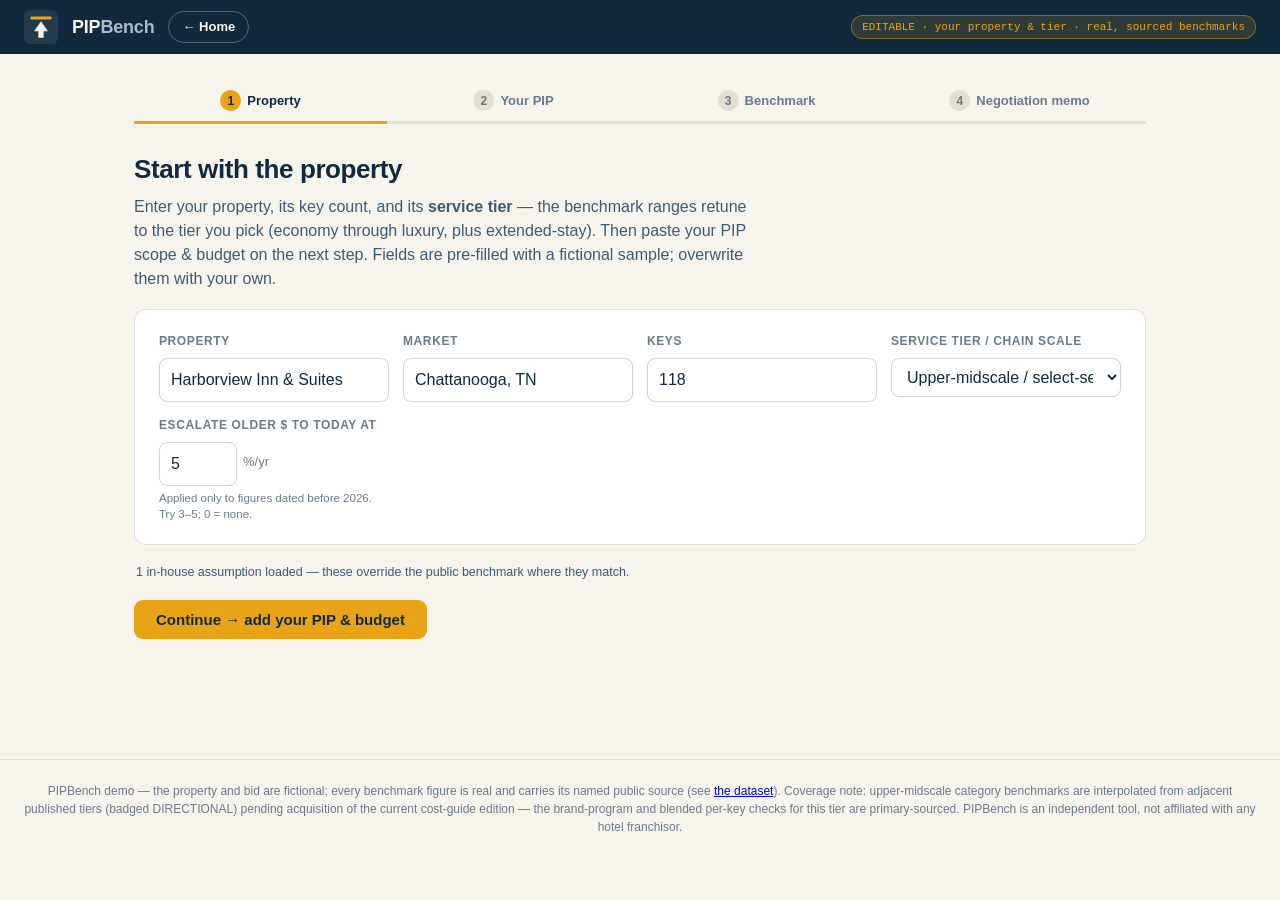
<file: product/index.html>
<!DOCTYPE html>
<html lang="en">
<head>
<meta name="robots" content="noindex, nofollow">
<meta charset="utf-8">
<meta name="viewport" content="width=device-width, initial-scale=1">
<title>PIPBench — Benchmark Demo</title>
<link rel="icon" type="image/svg+xml" href="../brand/favicon.svg">
<link rel="stylesheet" href="styles.css">
<style>
  .field .in{width:100%;font:inherit;color:var(--navy,#10293D);background:#fff;border:1px solid #C9D2D9;border-radius:8px;padding:9px 11px;margin-top:4px}
  .field .in:focus{outline:none;border-color:#E8A317;box-shadow:0 0 0 3px rgba(232,163,23,.18)}
  select.in{appearance:auto;cursor:pointer}
  .input-callout{display:flex;gap:10px;align-items:flex-start;background:#FCF6E9;border:1px solid #F0E2BE;border-left:4px solid #E8A317;border-radius:0 8px 8px 0;padding:11px 14px;margin:0 0 12px;font-size:13.5px;line-height:1.5}
  .input-callout b{color:#8A6208}
  .btn-mini{font:inherit;font-size:12.5px;background:#fff;border:1px solid #C9D2D9;border-radius:7px;padding:5px 11px;cursor:pointer;color:#3D5A73}
  .btn-mini:hover{border-color:#E8A317;color:#10293D}
  .input-tools{display:flex;gap:8px;margin:0 0 8px}
  .rate-wrap{display:flex;align-items:center;gap:6px}
  .rate-wrap .rate{width:78px}
  .rate-suffix{font-size:13px;color:#6B7A88}
  .field-hint{font-size:11.5px;color:#6B7A88;margin-top:4px;line-height:1.4}
  .badge.inhouse{background:#DDE9F3;color:#1C4C74;border:1px solid #B9D2E6}
  #house-hint{font-size:12.5px;color:#3D5A73;margin:10px 2px 0}
  #house-banner{background:#EEF4FA;border:1px solid #CFE0EF;border-radius:10px;padding:11px 15px;margin:0 0 14px;font-size:13px;line-height:1.55;color:#1C4C74}
  #scope-audit{margin:0 0 14px;border-radius:10px;overflow:hidden;border:1px solid var(--line,#E3DED4)}
  .audit-head{padding:11px 15px;font-weight:700;font-size:14px}
  .audit-head.bad{background:#FBF1EF;color:#8A2B22} .audit-head.ok{background:#EFF5F0;color:#245C39}
  .audit-row{padding:9px 15px;font-size:13px;border-top:1px solid #F0E9DE;background:#fff}
  .audit-row.bad{border-left:4px solid #BF4034} .audit-row.warn{border-left:4px solid #E8A317}
  .audit-covered{padding:9px 15px;font-size:12px;color:#6B7A88;background:#FAF7F1;border-top:1px solid #F0E9DE}
</style>
</head>
<body>

<header class="app-header">
  <a class="brand-home" href="../site/index.html" aria-label="PIPBench home">
    <svg width="34" height="34" viewBox="0 0 128 128" role="img" aria-label="PIPBench mark">
      <rect width="128" height="128" rx="24" fill="#F7F4EE" opacity="0.08"/>
      <rect x="24" y="24" width="80" height="12" rx="4" fill="#E8A317"/>
      <path d="M64 42 L90 80 L74 80 L74 104 L54 104 L54 80 L38 80 Z" fill="#F7F4EE"/>
    </svg>
    <span class="app-name">PIP<span>Bench</span></span>
  </a>
  <a class="home-link" href="../site/index.html">← Home</a>
  <div class="env-chip">EDITABLE · your property &amp; tier · real, sourced benchmarks</div>
</header>

<nav class="stepper" aria-label="Steps">
  <div class="step-tab active"><span class="n">1</span>Property</div>
  <div class="step-tab"><span class="n">2</span>Your PIP</div>
  <div class="step-tab"><span class="n">3</span>Benchmark</div>
  <div class="step-tab"><span class="n">4</span>Negotiation memo</div>
</nav>

<main>
  <!-- STEP 1 -->
  <section class="panel active" id="panel-1" aria-label="Property intake">
    <h1>Start with the property</h1>
    <p class="lede">Enter your property, its key count, and its <strong>service tier</strong> — the benchmark ranges retune to the tier you pick (economy through luxury, plus extended-stay). Then paste your PIP scope &amp; budget on the next step. Fields are pre-filled with a fictional sample; overwrite them with your own.</p>
    <div class="card"><div class="grid2" id="intake-grid"></div></div>
    <div id="house-hint"></div>
    <div class="btn-row">
      <button class="btn btn-primary" id="btn-to-scope">Continue → add your PIP &amp; budget</button>
    </div>
  </section>

  <!-- STEP 2 -->
  <section class="panel" id="panel-2" aria-label="PIP scope input">
    <h1>Add your PIP scope &amp; budget</h1>
    <p class="lede">This is where your scope and budget go. Upload an Excel or CSV file, or paste the PIP scope table / contractor bid into the box below — PIPBench parses each line, extracts the price, and maps it to a benchmark category.</p>
    <div class="input-callout">
      <div><b>Format:</b> one line per scope item, each ending in its cost — e.g. <code>Guestrooms — soft goods, casegoods, lighting (141 keys) ......... $6,455,346</code>. Every line needs a <b>$ amount</b> (a line without one is skipped). Uploading a spreadsheet builds these lines for you. Use <b>Load sample</b> to see the exact format, or <b>Clear</b> to start from scratch.</div>
    </div>
    <div class="card">
      <div class="upload-row">
        <input type="file" id="pip-file" accept=".xlsx,.xls,.csv" hidden>
        <button type="button" class="btn btn-upload" id="btn-upload">
          <svg width="16" height="16" viewBox="0 0 24 24" fill="none" stroke="currentColor" stroke-width="2" stroke-linecap="round" stroke-linejoin="round" aria-hidden="true"><path d="M21 15v4a2 2 0 0 1-2 2H5a2 2 0 0 1-2-2v-4"/><polyline points="17 8 12 3 7 8"/><line x1="12" y1="3" x2="12" y2="15"/></svg>
          Upload Excel / CSV
        </button>
        <span class="upload-hint">.xlsx, .xls or .csv — a column of scope descriptions and a column of bid amounts. <a href="#" id="btn-template">Download a template</a></span>
      </div>
      <div class="upload-status" id="upload-status" aria-live="polite" hidden></div>
      <div class="or-divider"><span>or paste / edit the scope</span></div>
      <div class="input-tools">
        <button class="btn-mini" id="btn-load-sample" type="button">↺ Load sample</button>
        <button class="btn-mini" id="btn-clear" type="button">✕ Clear</button>
      </div>
      <textarea id="pip-input" spellcheck="false" aria-label="PIP scope and budget text" placeholder="Paste your PIP scope & budget here — one line per item, each ending in its $ cost."></textarea>
      <div class="parse-log" id="parse-log" aria-live="polite"></div>
    </div>
    <div class="btn-row">
      <button class="btn btn-secondary" id="btn-back-1">← Back</button>
      <button class="btn btn-primary" id="btn-parse">Parse scope lines</button>
      <button class="btn btn-primary" id="btn-to-bench" disabled>Benchmark it →</button>
    </div>
  </section>

  <!-- STEP 3 -->
  <section class="panel" id="panel-3" aria-label="Benchmark results">
    <h1>The benchmark</h1>
    <p class="lede">Every line is measured against a published range for your tier, escalated to today's dollars at your chosen rate. Green band = benchmark range; the marker is this bid. <span class="badge verified">VERIFIED</span> = primary-sourced · <span class="badge directional">DIRECTIONAL</span> = interpolated/scaled/escalated · <span class="badge inhouse">IN-HOUSE</span> = your team's assumption.</p>
    <div id="scope-audit" style="display:none"></div>
    <div id="house-banner" style="display:none"></div>
    <div class="summary-band" id="summary-band"></div>
    <div class="card" style="overflow-x:auto">
      <table class="bench">
        <thead><tr><th>Scope line & source</th><th class="num">Bid</th><th>Benchmark range</th><th>Verdict</th></tr></thead>
        <tbody id="bench-rows"></tbody>
      </table>
    </div>
    <div class="card"><p class="hint" id="blended-note" style="font-size:13.5px"></p></div>
    <div class="btn-row">
      <button class="btn btn-secondary" id="btn-back-2">← Back</button>
      <button class="btn btn-primary" id="btn-to-memo">Generate the negotiation memo →</button>
    </div>
  </section>

  <!-- STEP 4 -->
  <section class="panel" id="panel-4" aria-label="Negotiation memo">
    <h1>The negotiation memo</h1>
    <p class="lede">Line-item-linked, source-cited, and written to be handed to the brand or the GC. This is the deliverable no estimate-only tool ships.</p>
    <div class="memo-banner">Negotiation support, not legal or engineering advice. Escalations to 2026 dollars are PIPBench estimates and are labeled as such.</div>
    <div class="memo-doc" id="memo-body"></div>
    <div class="btn-row" style="justify-content:center">
      <button class="btn btn-secondary" id="btn-back-3">← Back to benchmark</button>
      <button class="btn btn-primary" id="btn-print">Print / save as PDF</button>
    </div>
  </section>
</main>

<footer class="app-footer">
  PIPBench demo — the property and bid are fictional; every benchmark figure is real and carries its named public source (see <a href="data/benchmarks.json">the dataset</a>).
  Coverage note: upper-midscale category benchmarks are interpolated from adjacent published tiers (badged DIRECTIONAL) pending acquisition of the current cost-guide edition — the brand-program and blended per-key checks for this tier are primary-sourced.
  PIPBench is an independent tool, not affiliated with any hotel franchisor.
</footer>

<script src="vendor/xlsx.full.min.js"></script>
<script src="data/benchmarks.js"></script>
<script src="data/sample-pip.js"></script>
<script src="data/house-benchmarks.js"></script>
<script src="app.js"></script>
</body>
</html>
</file>
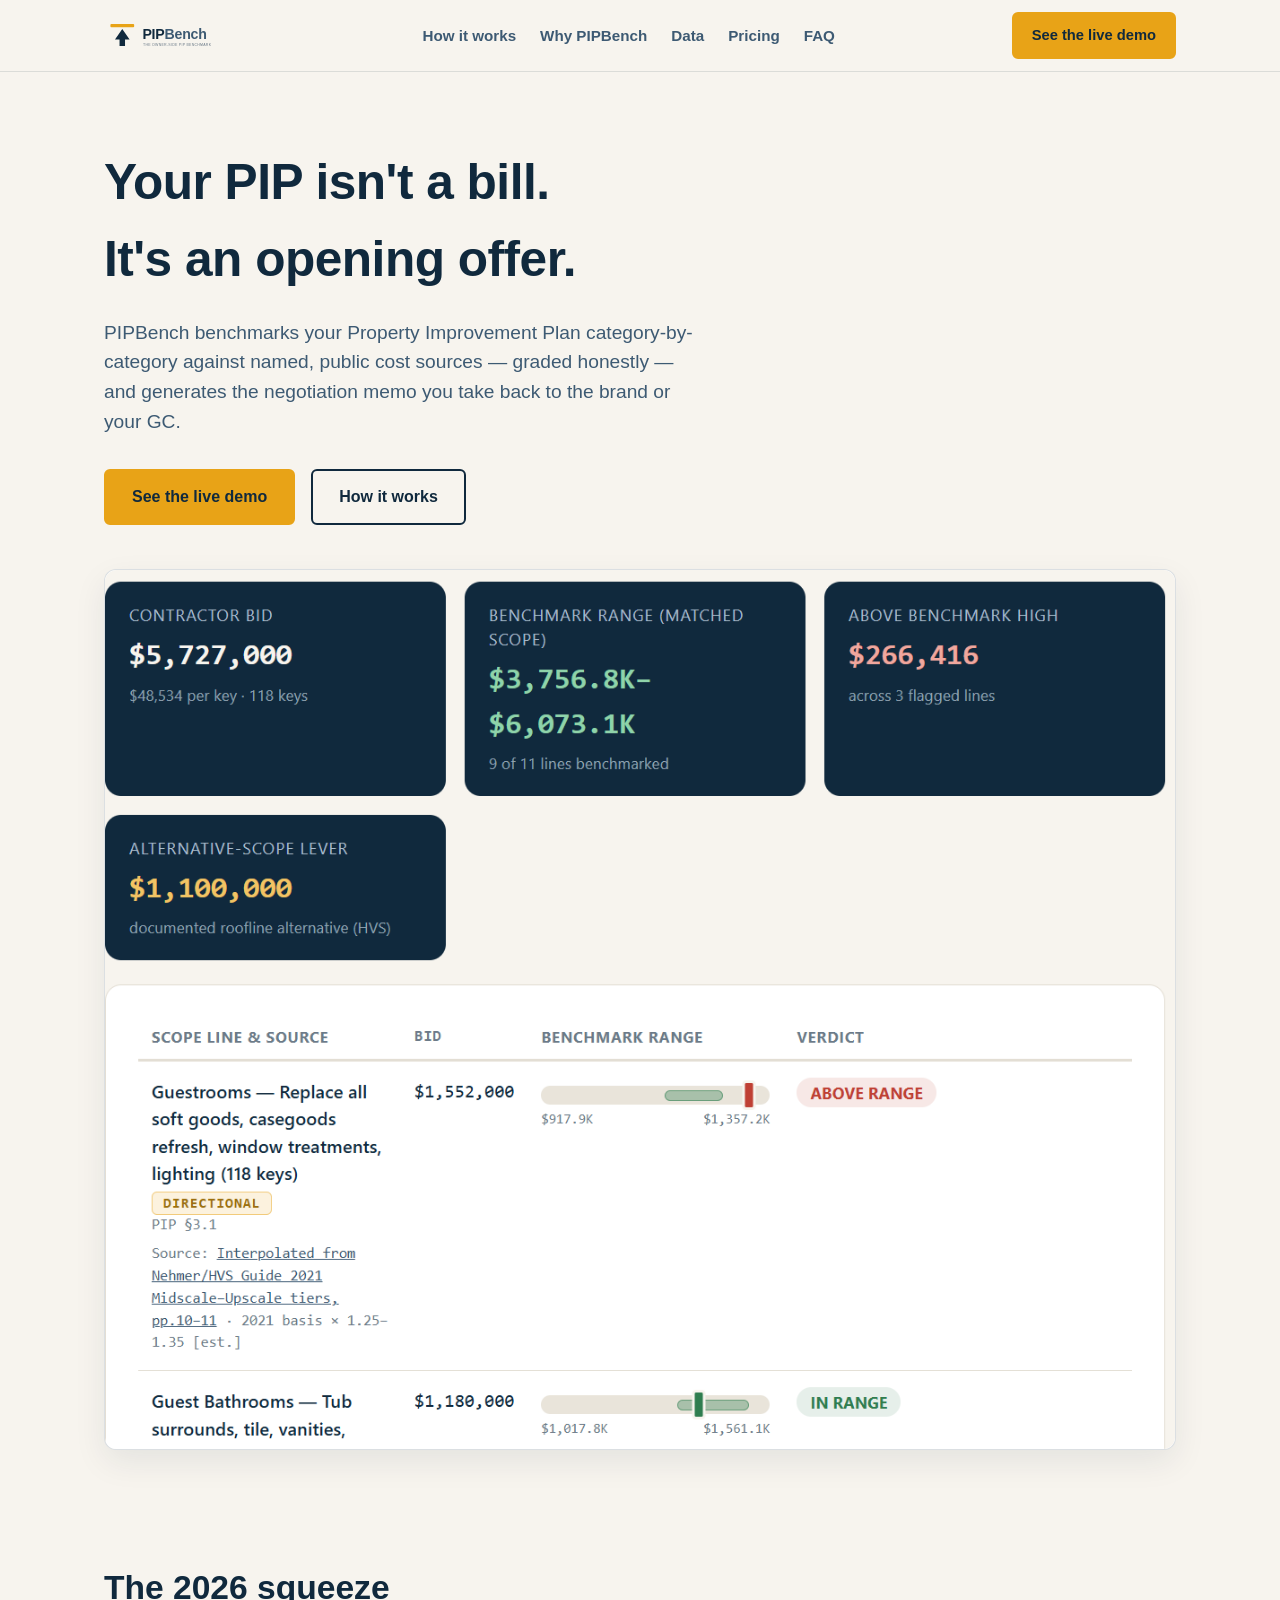
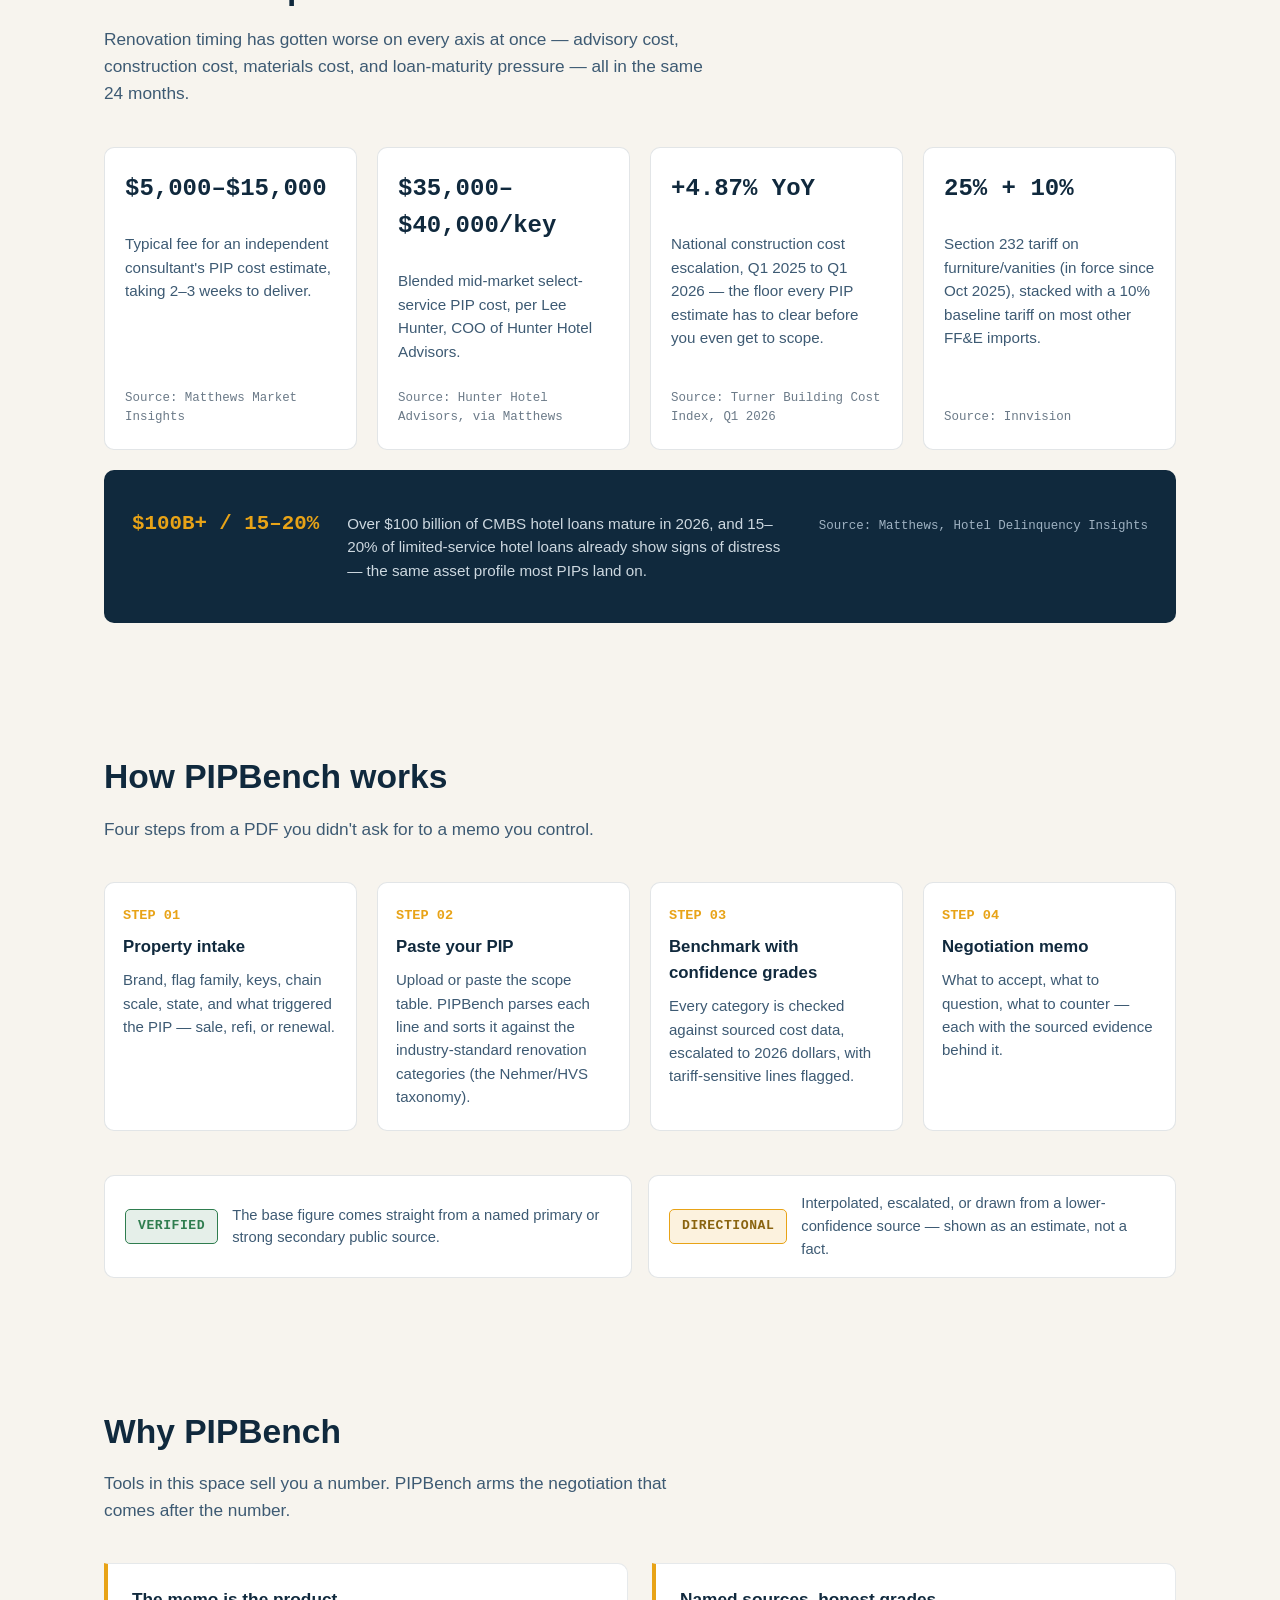
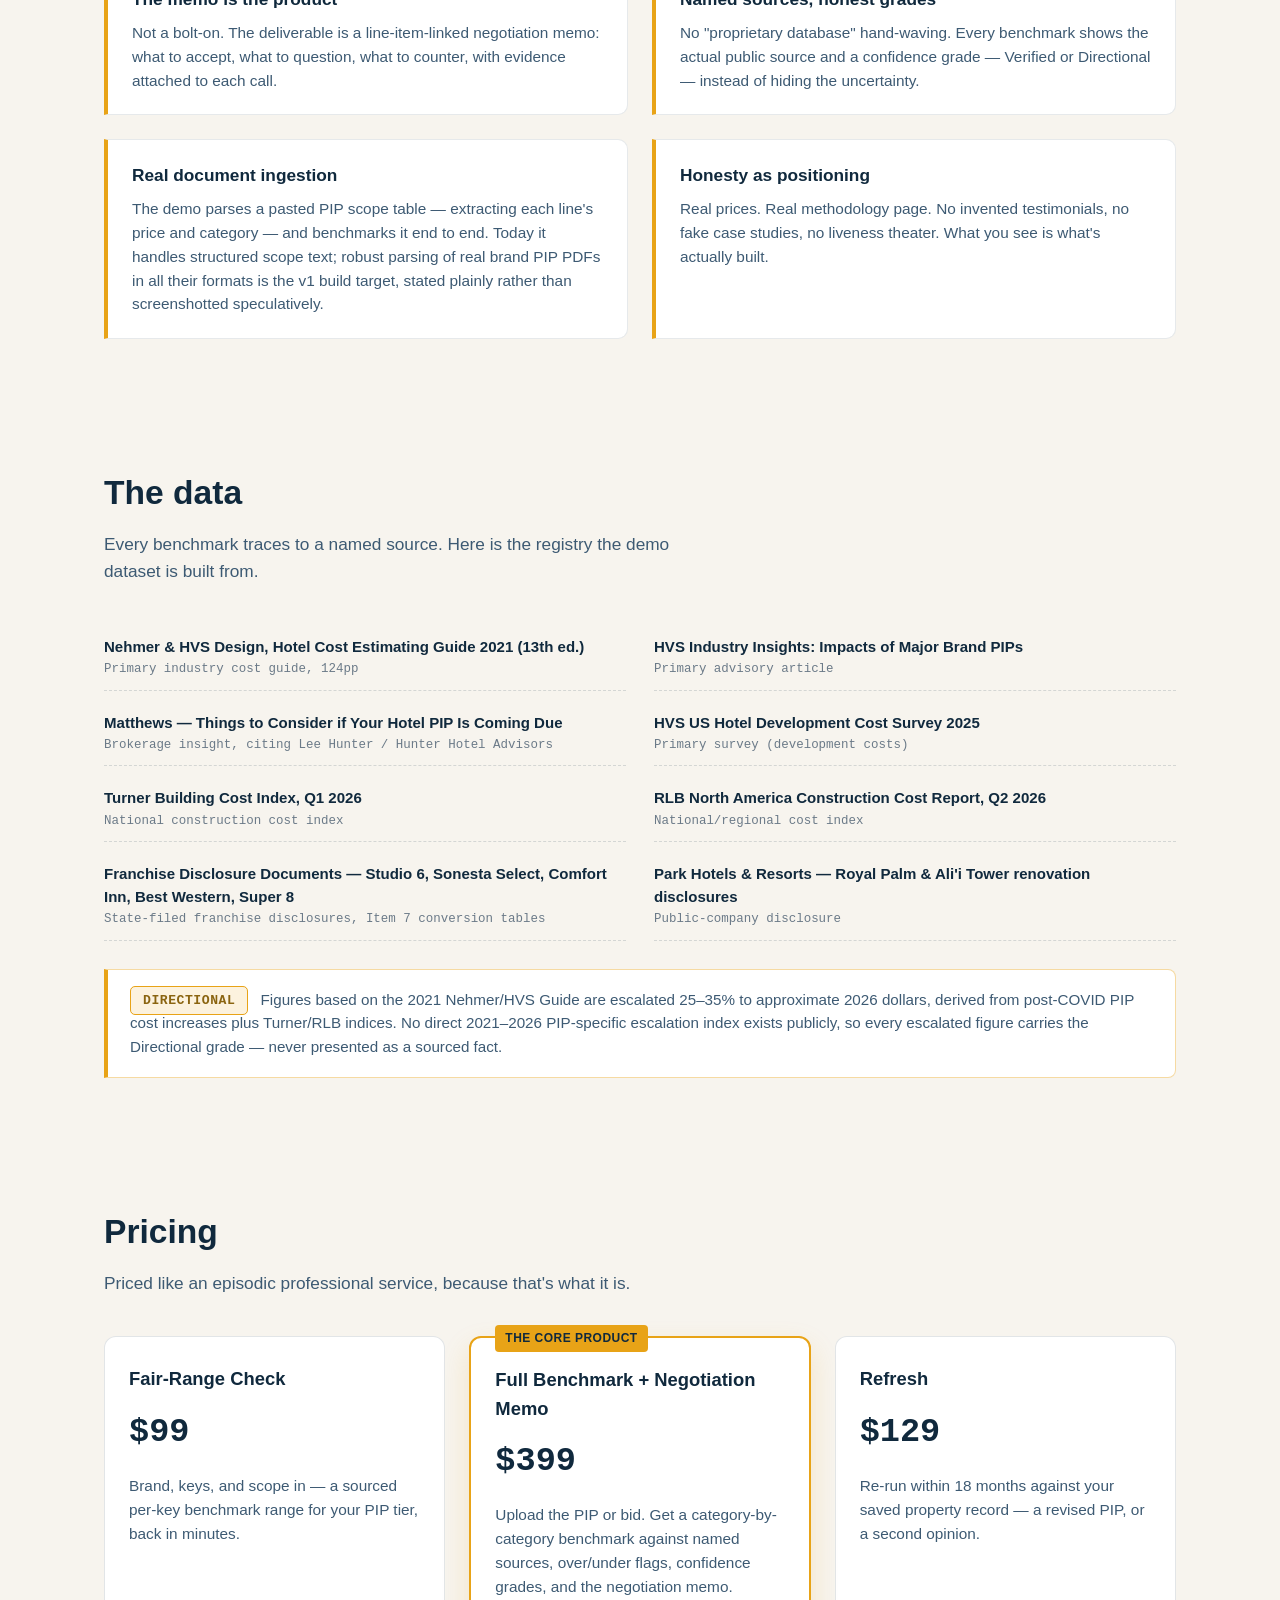
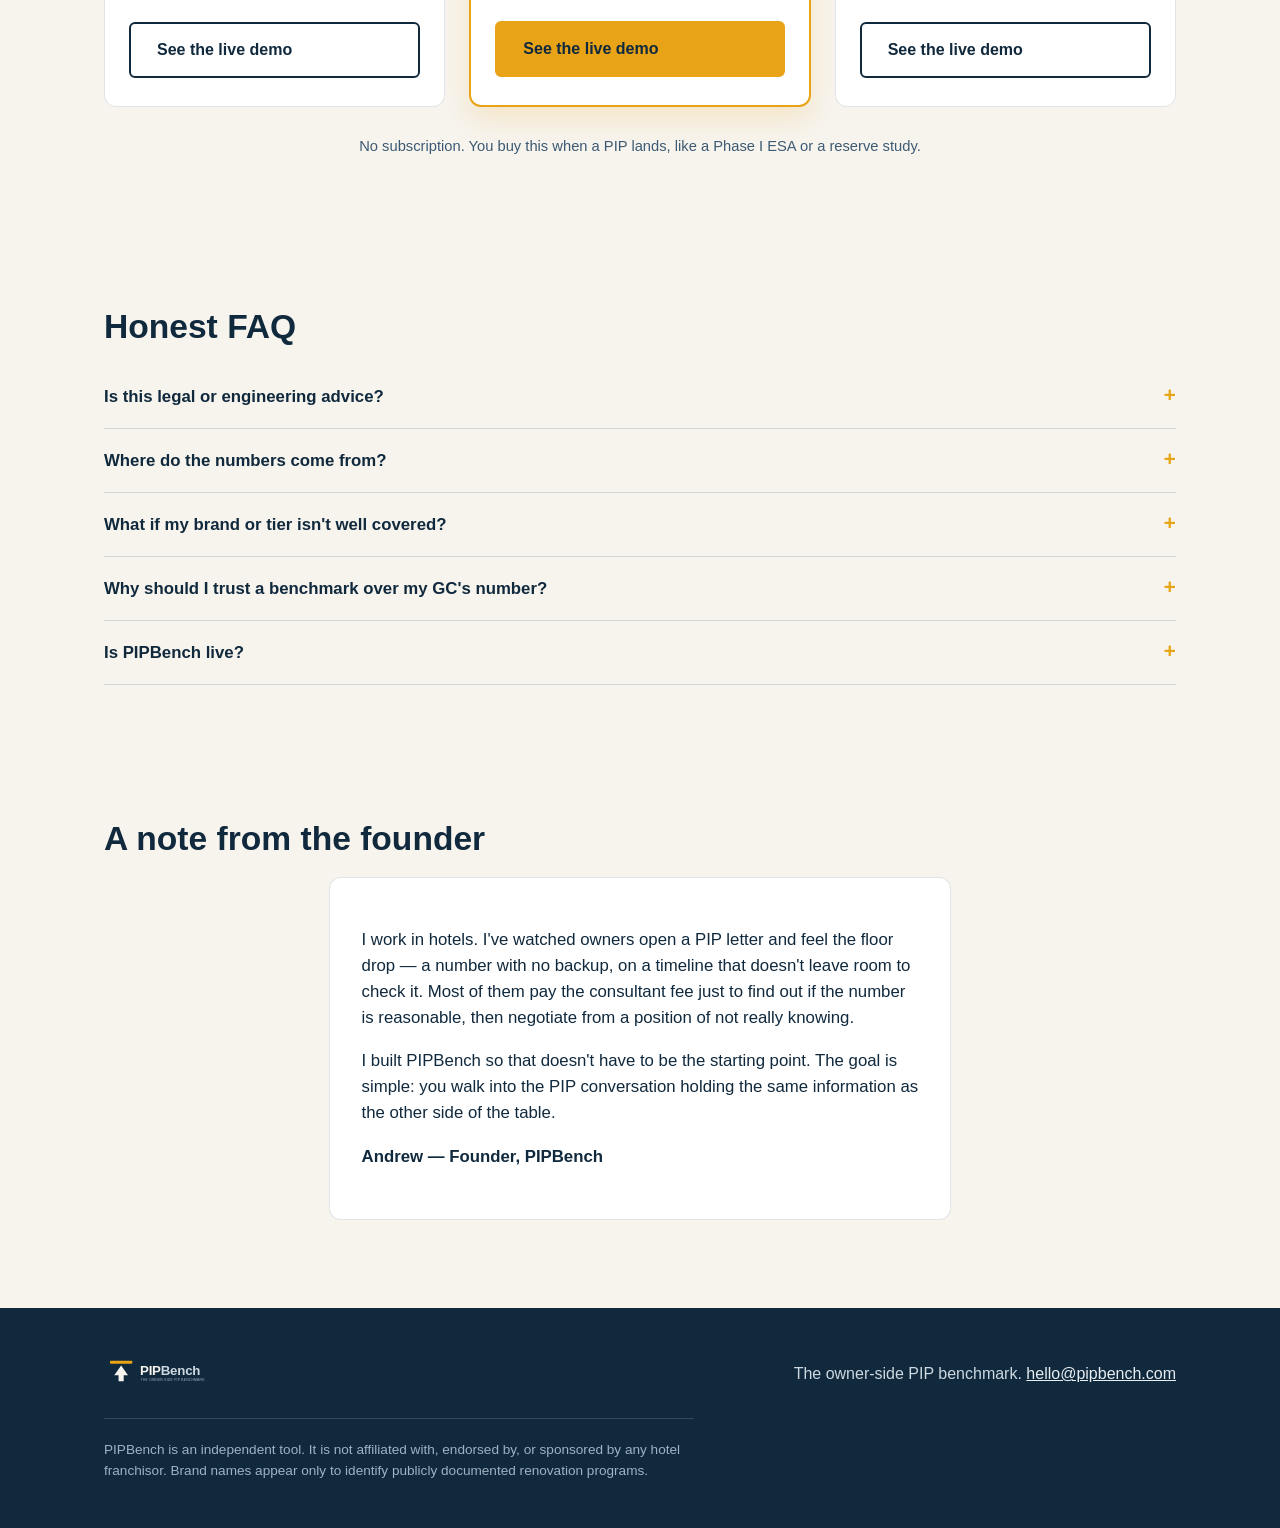
<file: site/index.html>
<!DOCTYPE html>
<html lang="en">
<head>
<meta name="robots" content="noindex, nofollow">
<meta charset="utf-8">
<meta name="viewport" content="width=device-width, initial-scale=1">
<link rel="icon" type="image/svg+xml" href="../brand/favicon.svg">
<title>PIPBench — The owner-side PIP benchmark</title>
<meta name="description" content="Benchmark every line of your PIP against named public cost sources — and take the memo to the negotiation.">
<style>
  :root{
    --navy:#10293D;
    --slate:#3D5A73;
    --paper:#F7F4EE;
    --amber:#E8A317;
    --green:#2F7D4F;
    --red:#BF4034;
    --gray:#6B7A88;
    --ui-font:"Segoe UI", -apple-system, "Helvetica Neue", Arial, sans-serif;
    --mono-font:Consolas, "Courier New", monospace;
    --serif-font:Georgia, "Times New Roman", serif;
    --max:1120px;
    color-scheme: light;
  }
  *{box-sizing:border-box;}
  html{scroll-behavior:smooth;}
  body{
    margin:0;
    font-family:var(--ui-font);
    background:var(--paper);
    color:var(--navy);
    line-height:1.55;
    -webkit-font-smoothing:antialiased;
  }
  img,svg{max-width:100%;}
  a{color:inherit;}
  .container{max-width:var(--max); margin:0 auto; padding:0 24px;}

  /* Skip link */
  .skip-link{
    position:absolute; left:-999px; top:auto;
    background:var(--navy); color:var(--paper); padding:10px 16px;
    z-index:1000; border-radius:0 0 6px 0; font-weight:600;
  }
  .skip-link:focus{left:0; top:0;}

  a:focus-visible, button:focus-visible, .accordion-trigger:focus-visible{
    outline:3px solid var(--amber);
    outline-offset:2px;
  }

  /* Nav */
  header.site-nav{
    position:sticky; top:0; z-index:100;
    background:rgba(247,244,238,0.96);
    border-bottom:1px solid rgba(16,41,61,0.12);
    backdrop-filter:saturate(140%) blur(4px);
  }
  .nav-inner{
    display:flex; align-items:center; justify-content:space-between;
    padding:12px 24px; max-width:var(--max); margin:0 auto; gap:16px;
  }
  .nav-logo{display:flex; align-items:center; flex-shrink:0;}
  .nav-logo svg{height:32px; width:auto; display:block;}
  nav.nav-links{display:flex; gap:24px; flex-wrap:wrap;}
  nav.nav-links a{
    font-size:0.95rem; font-weight:600; text-decoration:none; color:var(--slate);
    white-space:nowrap;
  }
  nav.nav-links a:hover{color:var(--navy);}
  .nav-cta{
    background:var(--amber); color:var(--navy); font-weight:700;
    padding:10px 18px; border-radius:6px; text-decoration:none;
    white-space:nowrap; font-size:0.92rem; border:2px solid var(--amber);
    flex-shrink:0;
  }
  .nav-cta:hover{background:#d4930f; border-color:#d4930f;}
  .nav-toggle{display:none;}

  @media (max-width: 860px){
    .nav-inner{flex-wrap:wrap;}
    nav.nav-links{
      order:3; width:100%; justify-content:flex-start; gap:16px;
      padding-top:10px; display:none;
    }
    nav.nav-links.open{display:flex;}
    .nav-toggle{
      display:inline-block; background:none; border:1px solid var(--slate);
      color:var(--navy); border-radius:6px; padding:8px 12px; font-weight:700;
      cursor:pointer; font-size:0.9rem;
    }
  }

  /* Buttons */
  .btn{
    display:inline-block; text-decoration:none; font-weight:700; font-size:1rem;
    padding:14px 26px; border-radius:6px; cursor:pointer; border:2px solid transparent;
  }
  .btn-primary{background:var(--amber); color:var(--navy); border-color:var(--amber);}
  .btn-primary:hover{background:#d4930f; border-color:#d4930f;}
  .btn-secondary{background:transparent; color:var(--navy); border-color:var(--navy);}
  .btn-secondary:hover{background:var(--navy); color:var(--paper);}

  /* Hero */
  .hero{padding:72px 0 48px;}
  .hero h1{
    font-size:clamp(2rem, 5vw, 3.1rem); font-weight:700; letter-spacing:-0.01em;
    margin:0 0 20px; max-width:18ch;
  }
  .hero .subhead{
    font-size:1.2rem; color:var(--slate); max-width:56ch; margin:0 0 32px;
  }
  .hero-ctas{display:flex; gap:16px; flex-wrap:wrap; margin-bottom:44px;}
  .product-shot{
    background:#fff; border:1px solid rgba(16,41,61,0.15); border-radius:12px;
    min-height:280px; display:flex; align-items:center; justify-content:center;
    color:var(--gray); font-weight:600; font-size:0.95rem;
    box-shadow:0 12px 32px rgba(16,41,61,0.08);
  }

  section{padding:64px 0;}
  .section-title{
    font-size:clamp(1.6rem, 3.4vw, 2.1rem); font-weight:700; margin:0 0 12px;
  }
  .section-lede{color:var(--slate); font-size:1.08rem; max-width:64ch; margin:0 0 40px;}

  /* Stat cards */
  .stat-grid{display:grid; grid-template-columns:repeat(4,1fr); gap:20px;}
  @media (max-width:900px){ .stat-grid{grid-template-columns:repeat(2,1fr);} }
  @media (max-width:560px){ .stat-grid{grid-template-columns:1fr;} }
  .stat-card{
    background:#fff; border:1px solid rgba(16,41,61,0.12); border-radius:10px;
    padding:22px 20px; display:flex; flex-direction:column; gap:10px;
  }
  .stat-fig{font-family:var(--mono-font); font-size:1.5rem; font-weight:700; color:var(--navy);}
  .stat-desc{color:var(--slate); font-size:0.95rem; flex-grow:1;}
  .stat-source{font-family:var(--mono-font); font-size:0.78rem; color:var(--gray); text-decoration:none;}
  .stat-source:hover{color:var(--navy); text-decoration:underline;}

  .wide-band{
    margin-top:20px; background:var(--navy); color:var(--paper); border-radius:10px;
    padding:26px 28px; display:flex; flex-wrap:wrap; gap:12px 28px; align-items:baseline;
  }
  .wide-band .stat-fig{color:var(--amber); font-size:1.3rem;}
  .wide-band .stat-desc{color:#cdd8e0;}
  .wide-band .stat-source{color:#9fb2c2;}
  .wide-band .stat-source:hover{color:#fff;}

  /* How it works */
  .steps{display:grid; grid-template-columns:repeat(4,1fr); gap:20px; margin-bottom:44px;}
  @media (max-width:900px){ .steps{grid-template-columns:repeat(2,1fr);} }
  @media (max-width:560px){ .steps{grid-template-columns:1fr;} }
  .step-card{
    background:#fff; border:1px solid rgba(16,41,61,0.12); border-radius:10px; padding:22px 18px;
  }
  .step-num{
    font-family:var(--mono-font); color:var(--amber); font-weight:700; font-size:0.85rem;
    display:block; margin-bottom:8px;
  }
  .step-card h3{margin:0 0 8px; font-size:1.05rem;}
  .step-card p{margin:0; color:var(--slate); font-size:0.94rem;}

  .badges-row{display:flex; gap:16px; flex-wrap:wrap; align-items:stretch;}
  .badge-explain{
    display:flex; align-items:center; gap:14px; background:#fff;
    border:1px solid rgba(16,41,61,0.12); border-radius:10px; padding:16px 20px; flex:1 1 320px;
  }
  .chip{
    font-family:var(--mono-font); font-weight:700; font-size:0.82rem; letter-spacing:0.04em;
    padding:6px 12px; border-radius:5px; white-space:nowrap; flex-shrink:0;
  }
  .chip-verified{background:rgba(47,125,79,0.12); color:var(--green); border:1.5px solid var(--green);}
  .chip-directional{background:rgba(232,163,23,0.14); color:#8a6410; border:1.5px solid var(--amber);}
  .badge-explain p{margin:0; color:var(--slate); font-size:0.92rem;}

  /* Why PIPBench */
  .wedge-grid{display:grid; grid-template-columns:repeat(2,1fr); gap:24px;}
  @media (max-width:760px){ .wedge-grid{grid-template-columns:1fr;} }
  .wedge-card{
    background:#fff; border-left:4px solid var(--amber); border-radius:0 10px 10px 0;
    padding:22px 24px; border-top:1px solid rgba(16,41,61,0.1); border-right:1px solid rgba(16,41,61,0.1); border-bottom:1px solid rgba(16,41,61,0.1);
  }
  .wedge-card h3{margin:0 0 8px; font-size:1.08rem;}
  .wedge-card p{margin:0; color:var(--slate); font-size:0.96rem;}

  /* Data / methodology */
  .source-list{
    display:grid; grid-template-columns:1fr 1fr; gap:10px 28px; margin:0 0 28px; padding:0; list-style:none;
  }
  @media (max-width:760px){ .source-list{grid-template-columns:1fr;} }
  .source-list li{
    border-bottom:1px dashed rgba(16,41,61,0.15); padding:10px 0; font-size:0.94rem;
  }
  .source-list a{font-weight:600; text-decoration:none; color:var(--navy);}
  .source-list a:hover{text-decoration:underline;}
  .source-list .src-type{display:block; color:var(--gray); font-family:var(--mono-font); font-size:0.78rem; margin-top:2px;}
  .escalation-note{
    background:#fff; border:1px solid rgba(232,163,23,0.4); border-left:4px solid var(--amber);
    border-radius:0 8px 8px 0; padding:18px 22px; font-size:0.95rem; color:var(--slate);
  }
  .escalation-note .chip{margin-right:8px; vertical-align:middle;}

  /* Pricing */
  .pricing-grid{display:grid; grid-template-columns:repeat(3,1fr); gap:24px;}
  @media (max-width:900px){ .pricing-grid{grid-template-columns:1fr;} }
  .price-card{
    background:#fff; border:1px solid rgba(16,41,61,0.12); border-radius:12px;
    padding:28px 24px; display:flex; flex-direction:column;
  }
  .price-card.featured{
    border:2px solid var(--amber); box-shadow:0 12px 28px rgba(232,163,23,0.18);
    position:relative;
  }
  .featured-tag{
    position:absolute; top:-13px; left:24px; background:var(--amber); color:var(--navy);
    font-size:0.75rem; font-weight:700; padding:4px 10px; border-radius:4px;
    text-transform:uppercase; letter-spacing:0.04em;
  }
  .price-card h3{margin:0 0 6px; font-size:1.15rem;}
  .price-amount{font-family:var(--mono-font); font-size:2.1rem; font-weight:700; margin:6px 0 16px; color:var(--navy);}
  .price-card p.desc{color:var(--slate); font-size:0.96rem; flex-grow:1; margin:0 0 22px;}
  .pricing-note{
    text-align:center; color:var(--slate); font-size:0.92rem; margin-top:28px;
  }

  /* FAQ */
  .faq-item{border-bottom:1px solid rgba(16,41,61,0.15);}
  .accordion-trigger{
    width:100%; text-align:left; background:none; border:none; cursor:pointer;
    font-family:var(--ui-font); font-size:1.05rem; font-weight:700; color:var(--navy);
    padding:20px 0; display:flex; justify-content:space-between; align-items:center; gap:16px;
  }
  .accordion-trigger .plus{font-family:var(--mono-font); font-size:1.3rem; color:var(--amber); flex-shrink:0;}
  .accordion-panel{
    max-height:0; overflow:hidden; transition:max-height 0.25s ease;
  }
  .accordion-panel .inner{padding:0 0 20px; color:var(--slate); font-size:0.98rem; max-width:70ch;}
  .faq-item.open .accordion-panel{max-height:400px;}
  .faq-item.open .plus{transform:rotate(45deg);}
  .plus{transition:transform 0.2s ease; display:inline-block;}

  /* Founder note */
  .founder-note{
    background:#fff; border:1px solid rgba(16,41,61,0.12); border-radius:12px;
    padding:32px; max-width:70ch; margin:0 auto;
  }
  .founder-note p{font-size:1.05rem; color:var(--navy);}
  .founder-sign{font-weight:700; margin-top:18px; color:var(--slate);}

  /* Memo preview font demonstration used only inside memo-preview element */
  .memo-preview{font-family:var(--serif-font);}

  footer{
    background:var(--navy); color:#cdd8e0; padding:48px 0 32px; margin-top:24px;
  }
  .footer-top{display:flex; flex-wrap:wrap; justify-content:space-between; gap:24px; align-items:center; margin-bottom:24px;}
  .footer-logo svg{height:30px; width:auto;}
  footer a{color:#e8edf1; text-decoration:underline;}
  .footer-disclaimer{font-size:0.85rem; color:#9fb2c2; max-width:78ch; line-height:1.6; border-top:1px solid rgba(255,255,255,0.15); padding-top:20px;}

  @media (prefers-color-scheme: dark){
    :root{color-scheme: dark;}
  }
  :root[data-theme="dark"]{
    --paper:#161d24;
    --navy:#eef2f5;
    --slate:#b7c3cd;
    --gray:#8fa0ac;
  }
  :root[data-theme="dark"] body{background:var(--paper); color:var(--navy);}
  :root[data-theme="dark"] header.site-nav{background:rgba(22,29,36,0.96); border-bottom:1px solid rgba(238,242,245,0.12);}
  :root[data-theme="dark"] .product-shot,
  :root[data-theme="dark"] .stat-card,
  :root[data-theme="dark"] .step-card,
  :root[data-theme="dark"] .badge-explain,
  :root[data-theme="dark"] .wedge-card,
  :root[data-theme="dark"] .price-card,
  :root[data-theme="dark"] .escalation-note,
  :root[data-theme="dark"] .founder-note{
    background:#1f2830; border-color:rgba(238,242,245,0.14);
  }
  :root[data-theme="dark"] .nav-cta{color:#161d24;}
  :root[data-theme="dark"] .btn-primary{color:#161d24;}
  :root[data-theme="dark"] .btn-secondary:hover{color:#161d24;}
  :root[data-theme="dark"] .wide-band{background:#0c141c;}
  :root[data-theme="dark"] footer{background:#0c141c;}
</style>

<a class="skip-link" href="#main">Skip to content</a>

</head>
<body>
<header class="site-nav">
  <div class="nav-inner">
    <a href="#top" class="nav-logo" aria-label="PIPBench home">
      <svg viewBox="0 0 620 140" role="img" aria-label="PIPBench logo">
        <g transform="translate(20,22)">
          <rect x="8" y="0" width="104" height="14" rx="4" fill="#E8A317"/>
          <path d="M60 22 L92 68 L72 68 L72 96 L48 96 L48 68 L28 68 Z" fill="#10293D"/>
        </g>
        <g transform="translate(168,0)">
          <text x="0" y="88" font-family="Segoe UI, Arial, sans-serif" font-weight="700" font-size="62" letter-spacing="-1" fill="#10293D">PIP<tspan fill="#3D5A73" font-weight="600">Bench</tspan></text>
          <text x="3" y="117" font-family="Segoe UI, Arial, sans-serif" font-weight="500" font-size="15.5" letter-spacing="1.1" fill="#6B7A88">THE OWNER-SIDE PIP BENCHMARK</text>
        </g>
      </svg>
    </a>
    <button class="nav-toggle" aria-expanded="false" aria-controls="primary-nav" id="nav-toggle-btn">Menu</button>
    <nav class="nav-links" id="primary-nav" aria-label="Primary">
      <a href="#how-it-works">How it works</a>
      <a href="#why-pipbench">Why PIPBench</a>
      <a href="#data">Data</a>
      <a href="#pricing">Pricing</a>
      <a href="#faq">FAQ</a>
    </nav>
    <a class="nav-cta" href="../product/index.html">See the live demo</a>
  </div>
</header>

<main id="main">
  <div id="top"></div>

  <!-- HERO -->
  <section class="hero">
    <div class="container">
      <h1>Your PIP isn't a bill. It's an opening offer.</h1>
      <p class="subhead">PIPBench benchmarks your Property Improvement Plan category-by-category against named, public cost sources — graded honestly — and generates the negotiation memo you take back to the brand or your GC.</p>
      <div class="hero-ctas">
        <a class="btn btn-primary" href="../product/index.html">See the live demo</a>
        <a class="btn btn-secondary" href="#how-it-works">How it works</a>
      </div>
      <div id="product-shot" class="product-shot"><img src="assets/product-benchmark.png" alt="PIPBench benchmark screen: a $5,727,000 contractor bid measured against a $3.76M–$6.07M sourced benchmark range, with $266,416 flagged above range and a $1,100,000 alternative-scope lever" style="display:block;width:100%;height:auto;border-radius:12px"></div>
    </div>
  </section>

  <!-- THE 2026 SQUEEZE -->
  <section id="squeeze">
    <div class="container">
      <h2 class="section-title">The 2026 squeeze</h2>
      <p class="section-lede">Renovation timing has gotten worse on every axis at once — advisory cost, construction cost, materials cost, and loan-maturity pressure — all in the same 24 months.</p>
      <div class="stat-grid">
        <div class="stat-card">
          <span class="stat-fig">$5,000–$15,000</span>
          <p class="stat-desc">Typical fee for an independent consultant's PIP cost estimate, taking 2–3 weeks to deliver.</p>
          <a class="stat-source" href="https://www.matthews.com/market_insights/things-to-consider-if-your-hotel-pip-is-coming-due" target="_blank" rel="noopener">Source: Matthews Market Insights</a>
        </div>
        <div class="stat-card">
          <span class="stat-fig">$35,000–$40,000/key</span>
          <p class="stat-desc">Blended mid-market select-service PIP cost, per Lee Hunter, COO of Hunter Hotel Advisors.</p>
          <a class="stat-source" href="https://www.matthews.com/market_insights/things-to-consider-if-your-hotel-pip-is-coming-due" target="_blank" rel="noopener">Source: Hunter Hotel Advisors, via Matthews</a>
        </div>
        <div class="stat-card">
          <span class="stat-fig">+4.87% YoY</span>
          <p class="stat-desc">National construction cost escalation, Q1 2025 to Q1 2026 — the floor every PIP estimate has to clear before you even get to scope.</p>
          <a class="stat-source" href="https://turnerconstruction.com/uploads/cost-index-Q1-2026.pdf" target="_blank" rel="noopener">Source: Turner Building Cost Index, Q1 2026</a>
        </div>
        <div class="stat-card">
          <span class="stat-fig">25% + 10%</span>
          <p class="stat-desc">Section 232 tariff on furniture/vanities (in force since Oct 2025), stacked with a 10% baseline tariff on most other FF&E imports.</p>
          <a class="stat-source" href="https://www.innvision.net/innsights/how-tariffs-are-affecting-hotel-ff-e" target="_blank" rel="noopener">Source: Innvision</a>
        </div>
      </div>
      <div class="wide-band">
        <span class="stat-fig">$100B+ / 15–20%</span>
        <p class="stat-desc" style="flex:1 1 320px;">Over $100 billion of CMBS hotel loans mature in 2026, and 15–20% of limited-service hotel loans already show signs of distress — the same asset profile most PIPs land on.</p>
        <a class="stat-source" href="https://matthews.com/insights/hotel-delinquency" target="_blank" rel="noopener">Source: Matthews, Hotel Delinquency Insights</a>
      </div>
    </div>
  </section>

  <!-- HOW IT WORKS -->
  <section id="how-it-works">
    <div class="container">
      <h2 class="section-title">How PIPBench works</h2>
      <p class="section-lede">Four steps from a PDF you didn't ask for to a memo you control.</p>
      <div class="steps">
        <div class="step-card">
          <span class="step-num">STEP 01</span>
          <h3>Property intake</h3>
          <p>Brand, flag family, keys, chain scale, state, and what triggered the PIP — sale, refi, or renewal.</p>
        </div>
        <div class="step-card">
          <span class="step-num">STEP 02</span>
          <h3>Paste your PIP</h3>
          <p>Upload or paste the scope table. PIPBench parses each line and sorts it against the industry-standard renovation categories (the Nehmer/HVS taxonomy).</p>
        </div>
        <div class="step-card">
          <span class="step-num">STEP 03</span>
          <h3>Benchmark with confidence grades</h3>
          <p>Every category is checked against sourced cost data, escalated to 2026 dollars, with tariff-sensitive lines flagged.</p>
        </div>
        <div class="step-card">
          <span class="step-num">STEP 04</span>
          <h3>Negotiation memo</h3>
          <p>What to accept, what to question, what to counter — each with the sourced evidence behind it.</p>
        </div>
      </div>
      <div class="badges-row">
        <div class="badge-explain">
          <span class="chip chip-verified">VERIFIED</span>
          <p>The base figure comes straight from a named primary or strong secondary public source.</p>
        </div>
        <div class="badge-explain">
          <span class="chip chip-directional">DIRECTIONAL</span>
          <p>Interpolated, escalated, or drawn from a lower-confidence source — shown as an estimate, not a fact.</p>
        </div>
      </div>
    </div>
  </section>

  <!-- WHY PIPBENCH -->
  <section id="why-pipbench">
    <div class="container">
      <h2 class="section-title">Why PIPBench</h2>
      <p class="section-lede">Tools in this space sell you a number. PIPBench arms the negotiation that comes after the number.</p>
      <div class="wedge-grid">
        <div class="wedge-card">
          <h3>The memo is the product</h3>
          <p>Not a bolt-on. The deliverable is a line-item-linked negotiation memo: what to accept, what to question, what to counter, with evidence attached to each call.</p>
        </div>
        <div class="wedge-card">
          <h3>Named sources, honest grades</h3>
          <p>No "proprietary database" hand-waving. Every benchmark shows the actual public source and a confidence grade — Verified or Directional — instead of hiding the uncertainty.</p>
        </div>
        <div class="wedge-card">
          <h3>Real document ingestion</h3>
          <p>The demo parses a pasted PIP scope table — extracting each line's price and category — and benchmarks it end to end. Today it handles structured scope text; robust parsing of real brand PIP PDFs in all their formats is the v1 build target, stated plainly rather than screenshotted speculatively.</p>
        </div>
        <div class="wedge-card">
          <h3>Honesty as positioning</h3>
          <p>Real prices. Real methodology page. No invented testimonials, no fake case studies, no liveness theater. What you see is what's actually built.</p>
        </div>
      </div>
    </div>
  </section>

  <!-- THE DATA -->
  <section id="data">
    <div class="container">
      <h2 class="section-title">The data</h2>
      <p class="section-lede">Every benchmark traces to a named source. Here is the registry the demo dataset is built from.</p>
      <ul class="source-list">
        <li>
          <a href="https://www.hvs.com/WebContent/bookstore/HVS%20Hotel%20Cost%20Estimating%20Guide%202021.pdf" target="_blank" rel="noopener">Nehmer &amp; HVS Design, Hotel Cost Estimating Guide 2021 (13th ed.)</a>
          <span class="src-type">Primary industry cost guide, 124pp</span>
        </li>
        <li>
          <a href="https://www.hvs.com/article/7939-Industry-Insights-Impacts-of-Major-Brand-PIPs" target="_blank" rel="noopener">HVS Industry Insights: Impacts of Major Brand PIPs</a>
          <span class="src-type">Primary advisory article</span>
        </li>
        <li>
          <a href="https://www.matthews.com/market_insights/things-to-consider-if-your-hotel-pip-is-coming-due" target="_blank" rel="noopener">Matthews — Things to Consider if Your Hotel PIP Is Coming Due</a>
          <span class="src-type">Brokerage insight, citing Lee Hunter / Hunter Hotel Advisors</span>
        </li>
        <li>
          <a href="https://www.hvs.com/article/10219-hvs-us-hotel-development-cost-survey-2025" target="_blank" rel="noopener">HVS US Hotel Development Cost Survey 2025</a>
          <span class="src-type">Primary survey (development costs)</span>
        </li>
        <li>
          <a href="https://turnerconstruction.com/uploads/cost-index-Q1-2026.pdf" target="_blank" rel="noopener">Turner Building Cost Index, Q1 2026</a>
          <span class="src-type">National construction cost index</span>
        </li>
        <li>
          <a href="https://www.rlb.com/americas/insight/rlb-construction-cost-report-north-america-q1-2026/" target="_blank" rel="noopener">RLB North America Construction Cost Report, Q2 2026</a>
          <span class="src-type">National/regional cost index</span>
        </li>
        <li>
          <a href="../design/data-sources-fdd.md">Franchise Disclosure Documents — Studio 6, Sonesta Select, Comfort Inn, Best Western, Super 8</a>
          <span class="src-type">State-filed franchise disclosures, Item 7 conversion tables</span>
        </li>
        <li>
          <a href="https://www.pkhotelsandresorts.com/investors/news-and-events/press-releases/2025/02-19-2025-211614244" target="_blank" rel="noopener">Park Hotels &amp; Resorts — Royal Palm &amp; Ali'i Tower renovation disclosures</a>
          <span class="src-type">Public-company disclosure</span>
        </li>
      </ul>
      <div class="escalation-note">
        <span class="chip chip-directional">DIRECTIONAL</span>
        Figures based on the 2021 Nehmer/HVS Guide are escalated 25–35% to approximate 2026 dollars, derived from post-COVID PIP cost increases plus Turner/RLB indices. No direct 2021–2026 PIP-specific escalation index exists publicly, so every escalated figure carries the Directional grade — never presented as a sourced fact.
      </div>
    </div>
  </section>

  <!-- PRICING -->
  <section id="pricing">
    <div class="container">
      <h2 class="section-title">Pricing</h2>
      <p class="section-lede">Priced like an episodic professional service, because that's what it is.</p>
      <div class="pricing-grid">
        <div class="price-card">
          <h3>Fair-Range Check</h3>
          <div class="price-amount">$99</div>
          <p class="desc">Brand, keys, and scope in — a sourced per-key benchmark range for your PIP tier, back in minutes.</p>
          <a class="btn btn-secondary" href="../product/index.html">See the live demo</a>
        </div>
        <div class="price-card featured">
          <span class="featured-tag">The core product</span>
          <h3>Full Benchmark + Negotiation Memo</h3>
          <div class="price-amount">$399</div>
          <p class="desc">Upload the PIP or bid. Get a category-by-category benchmark against named sources, over/under flags, confidence grades, and the negotiation memo.</p>
          <a class="btn btn-primary" href="../product/index.html">See the live demo</a>
        </div>
        <div class="price-card">
          <h3>Refresh</h3>
          <div class="price-amount">$129</div>
          <p class="desc">Re-run within 18 months against your saved property record — a revised PIP, or a second opinion.</p>
          <a class="btn btn-secondary" href="../product/index.html">See the live demo</a>
        </div>
      </div>
      <p class="pricing-note">No subscription. You buy this when a PIP lands, like a Phase I ESA or a reserve study.</p>
    </div>
  </section>

  <!-- FAQ -->
  <section id="faq">
    <div class="container">
      <h2 class="section-title">Honest FAQ</h2>
      <div class="faq-list">
        <div class="faq-item">
          <button class="accordion-trigger" aria-expanded="false">
            Is this legal or engineering advice?
            <span class="plus">+</span>
          </button>
          <div class="accordion-panel"><div class="inner">
            <p>No. PIPBench is negotiation support: sourced benchmarks and a memo that organizes your questions and counters. It doesn't opine on code compliance, structural adequacy, or contract law. For those, use a licensed engineer or attorney.</p>
          </div></div>
        </div>
        <div class="faq-item">
          <button class="accordion-trigger" aria-expanded="false">
            Where do the numbers come from?
            <span class="plus">+</span>
          </button>
          <div class="accordion-panel"><div class="inner">
            <p>Public sources: the Nehmer/HVS cost guide, HVS advisory articles, brokerage market insights, construction cost indices, franchise disclosure documents, and public-company disclosures. Every figure carries a source link and a grade. Escalations to 2026 dollars are labeled Directional, never presented as sourced fact.</p>
          </div></div>
        </div>
        <div class="faq-item">
          <button class="accordion-trigger" aria-expanded="false">
            What if my brand or tier isn't well covered?
            <span class="plus">+</span>
          </button>
          <div class="accordion-panel"><div class="inner">
            <p>You'll see it. Coverage is strongest for midscale and upper-midscale select-service — the segment with the most public data. Luxury, economy, and extended-stay benchmarks lean Directional, and the badge tells you so up front instead of hiding the gap.</p>
          </div></div>
        </div>
        <div class="faq-item">
          <button class="accordion-trigger" aria-expanded="false">
            Why should I trust a benchmark over my GC's number?
            <span class="plus">+</span>
          </button>
          <div class="accordion-panel"><div class="inner">
            <p>You don't have to — and you shouldn't, blindly. Every PIPBench figure carries its source, so you can open the same document we did and check it yourself. That's the point: a number you can verify, not one you have to take on faith.</p>
          </div></div>
        </div>
        <div class="faq-item">
          <button class="accordion-trigger" aria-expanded="false">
            Is PIPBench live?
            <span class="plus">+</span>
          </button>
          <div class="accordion-panel"><div class="inner">
            <p>The demo is real and runs locally end to end — parsing, benchmarking, and memo generation, all on the sourced dataset above. Honest scope: it ships pre-loaded with one fictional demo property, and the parser currently handles structured scope text (you can edit the numbers and re-run it), not yet every real-world brand PIP PDF format. We haven't run paid transactions or a validation study with owners; that's step one of the launch plan, not something we're skipping past.</p>
          </div></div>
        </div>
      </div>
    </div>
  </section>

  <!-- FOUNDER NOTE -->
  <section id="founder">
    <div class="container">
      <h2 class="section-title">A note from the founder</h2>
      <div class="founder-note">
        <p>I work in hotels. I've watched owners open a PIP letter and feel the floor drop — a number with no backup, on a timeline that doesn't leave room to check it. Most of them pay the consultant fee just to find out if the number is reasonable, then negotiate from a position of not really knowing.</p>
        <p>I built PIPBench so that doesn't have to be the starting point. The goal is simple: you walk into the PIP conversation holding the same information as the other side of the table.</p>
        <p class="founder-sign">Andrew — Founder, PIPBench</p>
      </div>
    </div>
  </section>
</main>

<footer>
  <div class="container">
    <div class="footer-top">
      <div class="footer-logo">
        <svg viewBox="0 0 620 140" role="img" aria-label="PIPBench logo, dark background">
          <g transform="translate(20,22)">
            <rect x="8" y="0" width="104" height="14" rx="4" fill="#E8A317"/>
            <path d="M60 22 L92 68 L72 68 L72 96 L48 96 L48 68 L28 68 Z" fill="#F7F4EE"/>
          </g>
          <g transform="translate(168,0)">
            <text x="0" y="88" font-family="Segoe UI, Arial, sans-serif" font-weight="700" font-size="62" letter-spacing="-1" fill="#F7F4EE">PIP<tspan fill="#cdd8e0" font-weight="600">Bench</tspan></text>
            <text x="3" y="117" font-family="Segoe UI, Arial, sans-serif" font-weight="500" font-size="15.5" letter-spacing="1.1" fill="#9fb2c2">THE OWNER-SIDE PIP BENCHMARK</text>
          </g>
        </svg>
      </div>
      <p style="margin:0; color:#cdd8e0;">The owner-side PIP benchmark. <a href="mailto:hello@pipbench.com">hello@pipbench.com</a></p>
    </div>
    <p class="footer-disclaimer">PIPBench is an independent tool. It is not affiliated with, endorsed by, or sponsored by any hotel franchisor. Brand names appear only to identify publicly documented renovation programs.</p>
  </div>
</footer>

<script>
  (function(){
    var toggleBtn = document.getElementById('nav-toggle-btn');
    var navLinks = document.getElementById('primary-nav');
    if (toggleBtn) {
      toggleBtn.addEventListener('click', function(){
        var open = navLinks.classList.toggle('open');
        toggleBtn.setAttribute('aria-expanded', open ? 'true' : 'false');
      });
    }

    var triggers = document.querySelectorAll('.accordion-trigger');
    triggers.forEach(function(btn){
      btn.addEventListener('click', function(){
        var item = btn.closest('.faq-item');
        var isOpen = item.classList.contains('open');
        item.classList.toggle('open', !isOpen);
        btn.setAttribute('aria-expanded', !isOpen ? 'true' : 'false');
      });
    });
  })();
</script>

</body>
</html>
</file>
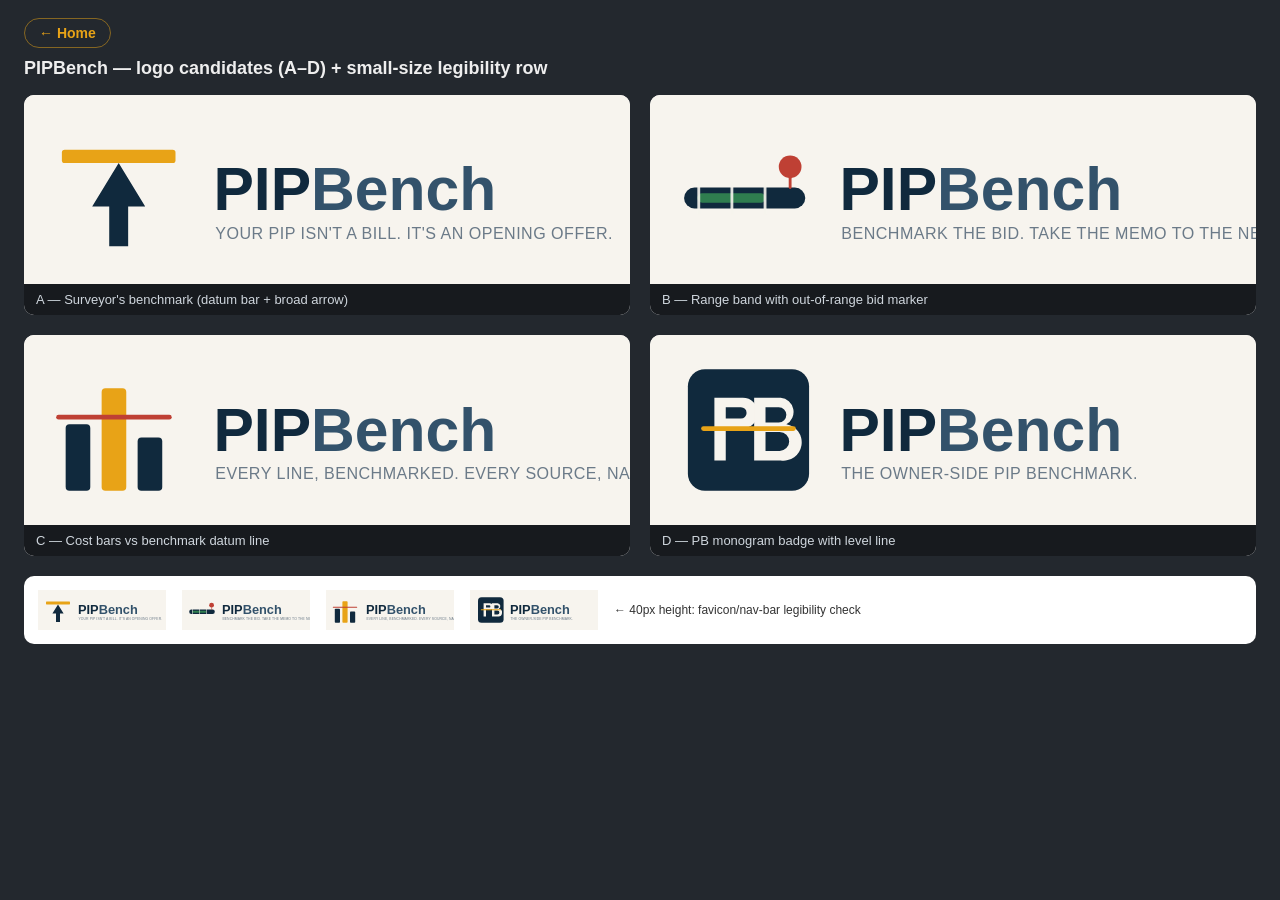
<file: brand/logo-candidates/contact-sheet.html>
<!DOCTYPE html>
<html lang="en">
<head>
<meta charset="utf-8">
<title>PIPBench — Logo Candidates Contact Sheet</title>
<style>
  body { font-family: "Segoe UI", Arial, sans-serif; background: #23282e; color: #eee; margin: 0; padding: 24px; }
  h1 { font-size: 18px; font-weight: 600; margin: 0 0 16px; }
  .grid { display: grid; grid-template-columns: 1fr 1fr; gap: 20px; }
  figure { margin: 0; background: #fff; border-radius: 10px; overflow: hidden; }
  figure img { width: 100%; display: block; }
  figcaption { background: #171a1e; color: #cfd6dd; font-size: 13px; padding: 8px 12px; }
  .small { margin-top: 20px; display: flex; gap: 16px; align-items: center; background: #fff; border-radius: 10px; padding: 14px; }
  .small img { height: 40px; }
  .small span { color: #333; font-size: 12px; }
</style>
</head>
<body>
<p style="margin:0 0 16px"><a href="../../site/index.html" style="color:#E8A317;text-decoration:none;font-weight:600;font-size:14px;border:1px solid rgba(232,163,23,.5);padding:6px 14px;border-radius:999px">← Home</a></p>
<h1>PIPBench — logo candidates (A–D) + small-size legibility row</h1>
<div class="grid">
  <figure><img src="concept-a-benchmark.svg" alt="A"><figcaption>A — Surveyor's benchmark (datum bar + broad arrow)</figcaption></figure>
  <figure><img src="concept-b-range.svg" alt="B"><figcaption>B — Range band with out-of-range bid marker</figcaption></figure>
  <figure><img src="concept-c-bars.svg" alt="C"><figcaption>C — Cost bars vs benchmark datum line</figcaption></figure>
  <figure><img src="concept-d-monogram.svg" alt="D"><figcaption>D — PB monogram badge with level line</figcaption></figure>
</div>
<div class="small">
  <img src="concept-a-benchmark.svg" alt=""><img src="concept-b-range.svg" alt=""><img src="concept-c-bars.svg" alt=""><img src="concept-d-monogram.svg" alt="">
  <span>← 40px height: favicon/nav-bar legibility check</span>
</div>
</body>
</html>
</file>
<file: product/styles.css>
:root {
  --navy: #10293D;
  --slate: #3D5A73;
  --paper: #F7F4EE;
  --amber: #E8A317;
  --green: #2F7D4F;
  --red: #BF4034;
  --gray: #6B7A88;
  --card: #FFFFFF;
  --line: #E3DED4;
  --mono: Consolas, "Courier New", monospace;
  --serif: Georgia, "Times New Roman", serif;
}
* { box-sizing: border-box; }
html, body { margin: 0; padding: 0; }
body {
  font-family: "Segoe UI", -apple-system, "Helvetica Neue", Arial, sans-serif;
  background: var(--paper);
  color: var(--navy);
  line-height: 1.5;
}

/* ---------- header ---------- */
header.app-header {
  background: var(--navy);
  color: var(--paper);
  padding: 10px 24px;
  display: flex; align-items: center; gap: 14px;
  position: sticky; top: 0; z-index: 40;
}
header.app-header svg { display: block; }
header .brand-home { display: inline-flex; align-items: center; gap: 14px; text-decoration: none; color: inherit; }
header .app-name { font-weight: 700; font-size: 18px; letter-spacing: -0.2px; }
header .app-name span { color: #A9BCCC; font-weight: 600; }
header .home-link {
  color: var(--paper); text-decoration: none; font-size: 13px; font-weight: 600;
  padding: 5px 13px; border: 1px solid rgba(247,244,238,0.3); border-radius: 999px;
  white-space: nowrap; transition: background 0.15s;
}
header .home-link:hover { background: rgba(247,244,238,0.12); }
header .env-chip {
  margin-left: auto;
  font-family: var(--mono); font-size: 11px;
  background: rgba(232,163,23,0.15); color: var(--amber);
  border: 1px solid rgba(232,163,23,0.45);
  padding: 3px 10px; border-radius: 999px;
}

/* ---------- stepper ---------- */
.stepper {
  display: flex; gap: 0; max-width: 1060px; margin: 26px auto 0; padding: 0 24px;
}
.step-tab {
  flex: 1; text-align: center; padding: 10px 6px;
  font-size: 13px; font-weight: 600; color: var(--gray);
  border-bottom: 3px solid var(--line);
  cursor: default; user-select: none;
}
.step-tab .n {
  display: inline-flex; align-items: center; justify-content: center;
  width: 21px; height: 21px; border-radius: 50%;
  background: var(--line); color: var(--gray);
  font-size: 12px; margin-right: 6px;
}
.step-tab.active { color: var(--navy); border-bottom-color: var(--amber); }
.step-tab.active .n { background: var(--amber); color: var(--navy); }
.step-tab.done { color: var(--green); border-bottom-color: var(--green); }
.step-tab.done .n { background: var(--green); color: #fff; }

/* ---------- layout ---------- */
main { max-width: 1060px; margin: 0 auto; padding: 26px 24px 80px; }
.panel { display: none; }
.panel.active { display: block; animation: fadeUp 0.35s ease; }
@keyframes fadeUp { from { opacity: 0; transform: translateY(8px); } to { opacity: 1; transform: none; } }

.card {
  background: var(--card); border: 1px solid var(--line); border-radius: 12px;
  padding: 22px 24px; margin-bottom: 18px;
}
h1 { font-size: 26px; margin: 0 0 6px; letter-spacing: -0.4px; }
h2 { font-size: 19px; margin: 0 0 12px; }
p.lede { color: var(--slate); margin: 0 0 18px; max-width: 70ch; }
.hint { font-size: 13px; color: var(--gray); }

/* ---------- intake form ---------- */
.grid2 { display: grid; grid-template-columns: repeat(auto-fit, minmax(220px, 1fr)); gap: 14px; }
.field label { display: block; font-size: 12px; font-weight: 600; color: var(--gray); text-transform: uppercase; letter-spacing: 0.6px; margin-bottom: 4px; }
.field .val {
  background: #FCFBF8; border: 1px solid var(--line); border-radius: 8px;
  padding: 9px 12px; font-size: 15px; font-weight: 600;
}
.field .val small { display: block; font-weight: 400; color: var(--gray); font-size: 12px; }

/* ---------- scope step: upload ---------- */
.upload-row { display: flex; align-items: center; gap: 14px; flex-wrap: wrap; }
.btn-upload {
  display: inline-flex; align-items: center; gap: 8px;
  background: rgba(232,163,23,0.12); color: var(--navy);
  border: 1.5px solid rgba(232,163,23,0.6);
}
.btn-upload:hover { background: rgba(232,163,23,0.2); }
.btn-upload svg { display: block; }
.upload-hint { font-size: 12.5px; color: var(--gray); max-width: 46ch; }
.upload-hint a { color: var(--slate); font-weight: 600; }
.upload-status {
  font-size: 13px; border-radius: 10px; padding: 11px 14px; margin: 14px 0 0;
  border: 1px solid var(--line); background: #FCFBF8; color: var(--slate);
  display: none;
}
.upload-status.show { display: block; }
.upload-status.ok { background: rgba(47,125,79,0.1); border-color: rgba(47,125,79,0.4); color: #256B41; }
.upload-status.err { background: rgba(191,64,52,0.09); border-color: rgba(191,64,52,0.4); color: #9A3327; }
.or-divider { display: flex; align-items: center; gap: 12px; margin: 18px 0 14px; color: var(--gray); font-size: 12.5px; }
.or-divider::before, .or-divider::after { content: ""; flex: 1; height: 1px; background: var(--line); }

/* ---------- scope step ---------- */
textarea#pip-input {
  width: 100%; min-height: 300px; resize: vertical;
  font-family: var(--mono); font-size: 12.5px; line-height: 1.65;
  background: #FCFBF8; color: var(--navy);
  border: 1px solid var(--line); border-radius: 10px; padding: 14px;
}
.parse-log {
  font-family: var(--mono); font-size: 12px; color: var(--slate);
  background: #10293D; color: #C9D6E2; border-radius: 10px;
  padding: 14px 16px; min-height: 40px; margin-top: 14px;
  white-space: pre-wrap; display: none;
}
.parse-log.show { display: block; }
.parse-log .ok { color: #7FC79B; }
.parse-log .warn { color: #E8C06A; }

/* ---------- buttons ---------- */
.btn {
  display: inline-block; border: 0; cursor: pointer; text-decoration: none;
  font-family: inherit; font-size: 15px; font-weight: 700;
  padding: 11px 22px; border-radius: 9px;
}
.btn-primary { background: var(--amber); color: var(--navy); }
.btn-primary:hover { filter: brightness(1.06); }
.btn-secondary { background: transparent; color: var(--slate); border: 1.5px solid var(--slate); }
.btn-secondary:hover { background: rgba(61,90,115,0.07); }
.btn-row { display: flex; gap: 12px; margin-top: 18px; flex-wrap: wrap; align-items: center; }
.btn[disabled] { opacity: 0.45; cursor: not-allowed; }

/* ---------- verdict chips & badges ---------- */
.badge {
  font-family: var(--mono); font-size: 10.5px; font-weight: 700;
  letter-spacing: 0.8px; padding: 2px 8px; border-radius: 4px; white-space: nowrap;
}
.badge.verified { background: rgba(47,125,79,0.12); color: var(--green); border: 1px solid rgba(47,125,79,0.4); }
.badge.directional { background: rgba(232,163,23,0.14); color: #9C6F0E; border: 1px solid rgba(232,163,23,0.5); }
.chip {
  font-size: 12px; font-weight: 700; padding: 3px 10px; border-radius: 999px; white-space: nowrap;
}
.chip.above { background: rgba(191,64,52,0.12); color: var(--red); }
.chip.inrange { background: rgba(47,125,79,0.12); color: var(--green); }
.chip.below { background: rgba(61,90,115,0.12); color: var(--slate); }
.chip.nodata { background: rgba(107,122,136,0.13); color: var(--gray); }
.chip.lever { background: rgba(232,163,23,0.16); color: #9C6F0E; }

/* ---------- summary band ---------- */
.summary-band {
  display: grid; grid-template-columns: repeat(auto-fit, minmax(190px, 1fr));
  gap: 14px; margin-bottom: 18px;
}
.stat {
  background: var(--navy); color: var(--paper);
  border-radius: 12px; padding: 16px 18px;
}
.stat .k { font-size: 12px; color: #A9BCCC; text-transform: uppercase; letter-spacing: 0.7px; }
.stat .v { font-family: var(--mono); font-size: 22px; font-weight: 700; margin-top: 4px; }
.stat .v.red { color: #F0A79E; }
.stat .v.green { color: #8FD3AA; }
.stat .v.amber { color: #F2C464; }
.stat .s { font-size: 11.5px; color: #8FA1B0; margin-top: 4px; }

/* ---------- benchmark table ---------- */
table.bench { width: 100%; border-collapse: collapse; font-size: 13.5px; }
table.bench th {
  text-align: left; font-size: 11px; text-transform: uppercase; letter-spacing: 0.7px;
  color: var(--gray); border-bottom: 2px solid var(--line); padding: 8px 10px;
}
table.bench td { border-bottom: 1px solid var(--line); padding: 12px 10px; vertical-align: top; }
table.bench tr:last-child td { border-bottom: 0; }
td.num, th.num { text-align: right; font-family: var(--mono); }
.item-name { font-weight: 600; }
.item-ref { font-family: var(--mono); font-size: 11px; color: var(--gray); }
.src-line { font-family: var(--mono); font-size: 11px; color: var(--gray); margin-top: 5px; }
.src-line a { color: var(--slate); }

/* range bar */
.range-wrap { min-width: 170px; }
.range-bar { position: relative; height: 14px; background: #E9E4DA; border-radius: 7px; margin: 6px 0 3px; }
.range-band { position: absolute; top: 3px; bottom: 3px; background: rgba(47,125,79,0.35); border: 1px solid rgba(47,125,79,0.55); border-radius: 5px; }
.range-marker {
  position: absolute; top: -4px; width: 10px; height: 22px; border-radius: 3px;
  transform: translateX(-5px); border: 2px solid var(--paper);
}
.range-marker.above { background: var(--red); }
.range-marker.inrange { background: var(--green); }
.range-marker.below { background: var(--slate); }
.range-scale { display: flex; justify-content: space-between; font-family: var(--mono); font-size: 10px; color: var(--gray); }

/* ---------- memo ---------- */
.memo-doc {
  background: #fff; border: 1px solid var(--line); border-radius: 4px;
  max-width: 760px; margin: 0 auto; padding: 54px 62px;
  font-family: var(--serif); font-size: 14.5px; line-height: 1.68; color: #1B2733;
  box-shadow: 0 2px 14px rgba(16,41,61,0.08);
}
.memo-doc h3 { font-family: var(--serif); font-size: 20px; margin: 0 0 2px; }
.memo-doc .memo-meta { font-size: 12.5px; color: #55636F; border-bottom: 1.5px solid #1B2733; padding-bottom: 14px; margin-bottom: 20px; }
.memo-doc h4 { font-size: 15px; margin: 26px 0 8px; text-transform: uppercase; letter-spacing: 1px; }
.memo-doc .figure { font-family: var(--mono); font-size: 13px; }
.memo-doc .cite { font-size: 12px; color: #55636F; font-style: italic; }
.memo-doc ol { padding-left: 22px; }
.memo-doc li { margin-bottom: 12px; }
.memo-banner {
  max-width: 760px; margin: 0 auto 16px; font-size: 12.5px; color: var(--gray);
  background: rgba(232,163,23,0.1); border: 1px solid rgba(232,163,23,0.4);
  border-radius: 8px; padding: 10px 14px;
}

/* footer */
footer.app-footer {
  border-top: 1px solid var(--line); margin-top: 40px; padding: 22px 24px;
  font-size: 12px; color: var(--gray); text-align: center;
}

@media print {
  header.app-header, .stepper, .btn-row, footer.app-footer, .memo-banner { display: none !important; }
  body { background: #fff; }
  main { padding: 0; max-width: none; }
  .panel { display: none !important; }
  .panel#panel-4 { display: block !important; }
  .memo-doc { box-shadow: none; border: 0; padding: 20px 10px; }
}

@media (max-width: 720px) {
  .step-tab { font-size: 11px; }
  .step-tab .n { display: none; }
  .memo-doc { padding: 30px 22px; }
  main { padding: 18px 14px 60px; }
}
</file>
